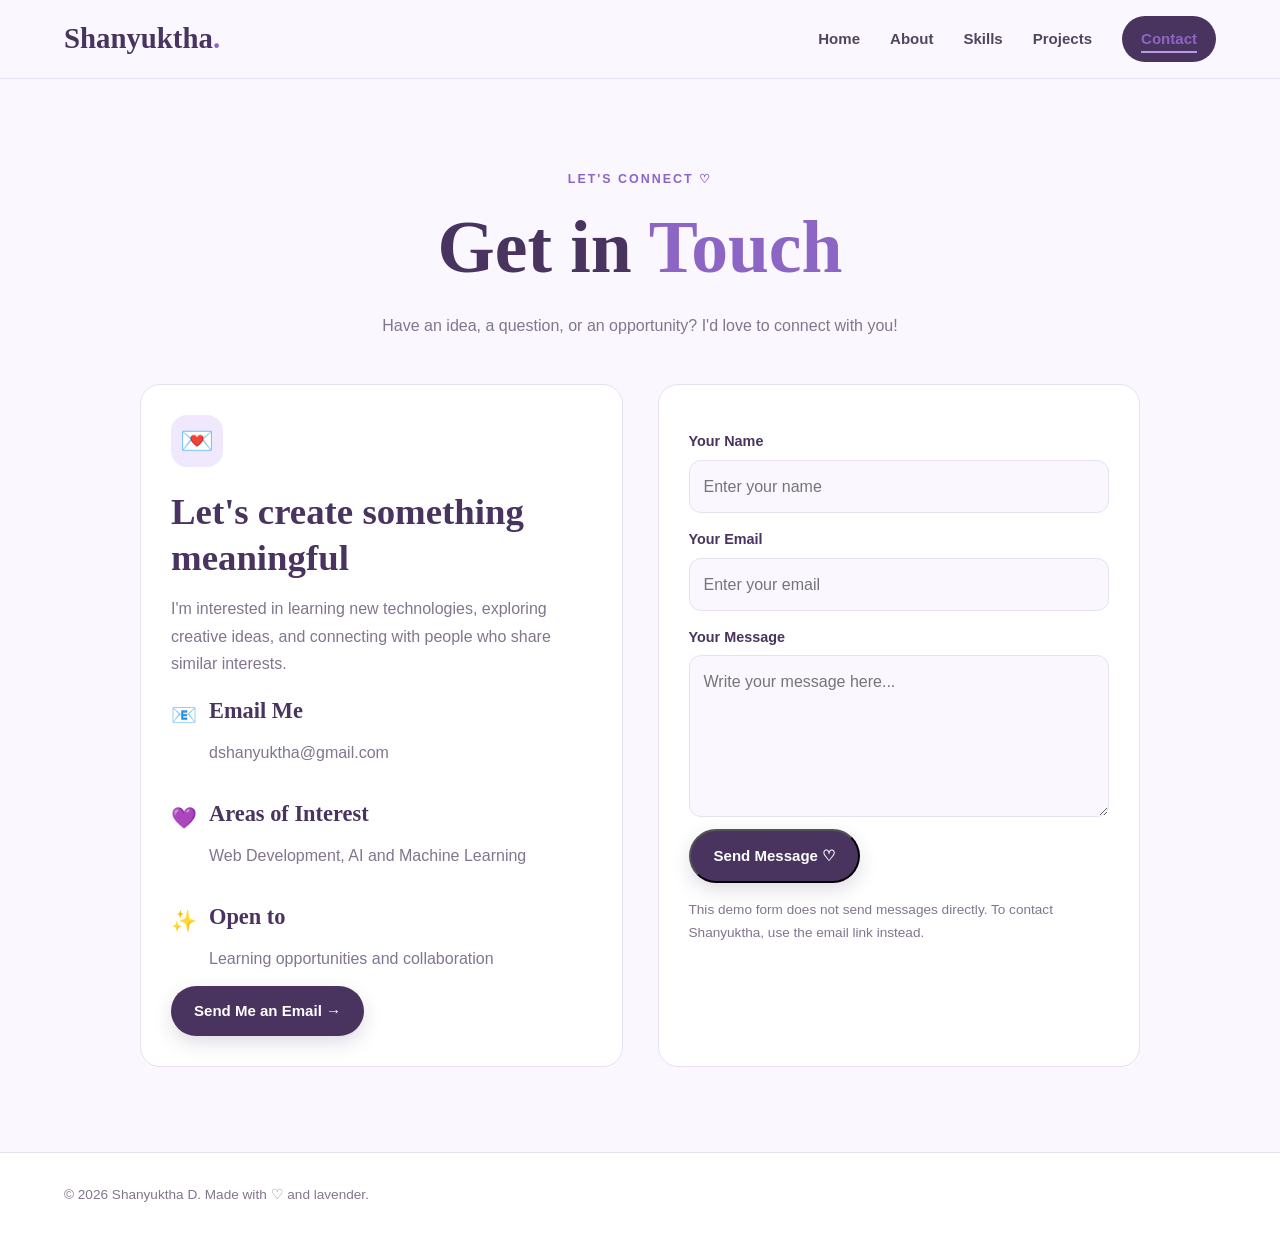
<file: contact.html>
<!DOCTYPE html>
<html lang="en">
<head>
    <meta charset="UTF-8">
    <meta name="viewport" content="width=device-width, initial-scale=1.0">

    <title>Contact | Shanyuktha D. Portfolio</title>

    <link rel="stylesheet" href="style.css">
    <script src="script.js" defer></script>
</head>

<body>

    <!-- Navigation -->
    <header class="site-header">
        <nav class="navbar">
            <a href="index.html" class="logo">
                Shanyuktha<span>.</span>
            </a>

            <button class="menu-toggle"
                    aria-label="Toggle navigation"
                    aria-expanded="false">
                ☰
            </button>

            <ul class="nav-links">
                <li><a href="index.html">Home</a></li>
                <li><a href="about.html">About</a></li>
                <li><a href="skills.html">Skills</a></li>
                <li><a href="projects.html">Projects</a></li>
                <li>
                    <a href="contact.html" class="active nav-contact">
                        Contact
                    </a>
                </li>
            </ul>
        </nav>
    </header>

    <!-- Main Contact Section -->
    <main>
        <section class="content-section contact-section">

            <div class="section-heading">
                <p class="eyebrow">LET'S CONNECT ♡</p>

                <h1 class="section-title">
                    Get in <span>Touch</span>
                </h1>

                <p>
                    Have an idea, a question, or an opportunity?
                    I'd love to connect with you!
                </p>
            </div>

            <div class="contact-layout">

                <!-- Contact Information -->
                <div class="contact-info">

                    <div class="feature-icon">💌</div>

                    <h2>Let's create something meaningful</h2>

                    <p>
                        I'm interested in learning new technologies,
                        exploring creative ideas, and connecting
                        with people who share similar interests.
                    </p>

                    <div class="contact-item">
                        <span>📧</span>

                        <div>
                            <h3>Email Me</h3>

                            <p>
                                <a href="mailto:dshanyuktha@gmail.com">
                                    dshanyuktha@gmail.com
                                </a>
                            </p>
                        </div>
                    </div>

                    <div class="contact-item">
                        <span>💜</span>

                        <div>
                            <h3>Areas of Interest</h3>

                            <p>
                                Web Development, AI and Machine Learning
                            </p>
                        </div>
                    </div>

                    <div class="contact-item">
                        <span>✨</span>

                        <div>
                            <h3>Open to</h3>

                            <p>
                                Learning opportunities and collaboration
                            </p>
                        </div>
                    </div>

                    <a href="mailto:dshanyuktha@gmail.com"
                       class="btn btn-primary">
                        Send Me an Email →
                    </a>

                </div>

                <!-- Contact Form -->
                <form class="contact-form" id="contact-form">

                    <label for="name">Your Name</label>

                    <input
                        type="text"
                        id="name"
                        name="name"
                        placeholder="Enter your name"
                        required
                    >

                    <label for="email">Your Email</label>

                    <input
                        type="email"
                        id="email"
                        name="email"
                        placeholder="Enter your email"
                        required
                    >

                    <label for="message">Your Message</label>

                    <textarea
                        id="message"
                        name="message"
                        rows="5"
                        placeholder="Write your message here..."
                        required
                    ></textarea>

                    <button type="submit" class="btn btn-primary">
                        Send Message ♡
                    </button>

                    <p id="form-message"
                       class="form-message"
                       role="status">
                    </p>

                    <p class="form-note">
                        This demo form does not send messages directly.
                        To contact Shanyuktha, use the email link instead.
                    </p>

                </form>

            </div>
        </section>
    </main>

    <!-- Footer -->
    <footer class="site-footer">
        <p>
            © <span id="year"></span> Shanyuktha D.
            Made with ♡ and lavender.
        </p>

        <button class="back-to-top" aria-label="Back to top">
            ↑
        </button>
    </footer>

</body>
</html>
</file>
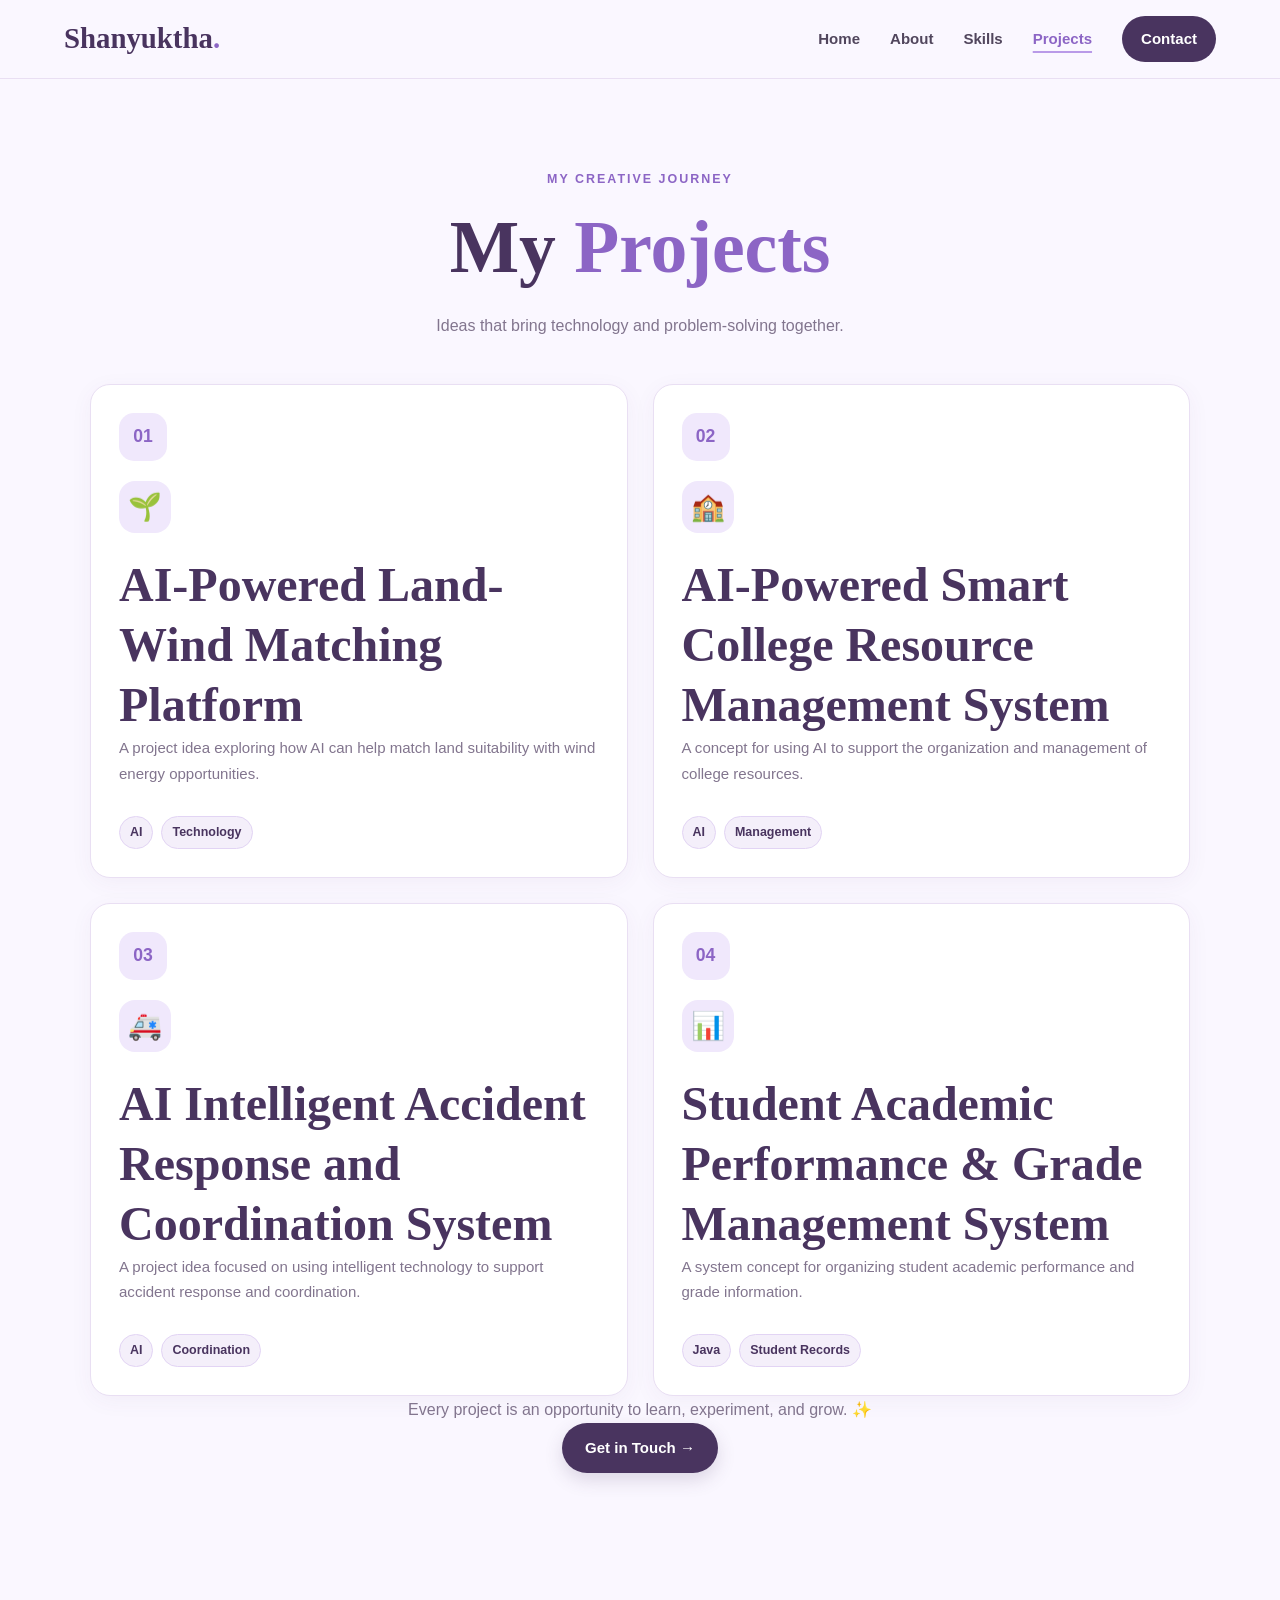
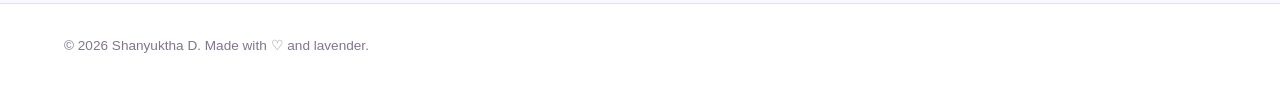
<file: projects.html>
<!DOCTYPE html>
<html lang="en">
<head>
    <meta charset="UTF-8">
    <meta name="viewport" content="width=device-width, initial-scale=1.0">

    <title>Projects | Shanyuktha D. Portfolio</title>

    <link rel="stylesheet" href="style.css">
    <script src="script.js" defer></script>
</head>

<body>

    <header class="site-header">
        <nav class="navbar">
            <a href="index.html" class="logo">Shanyuktha<span>.</span></a>

            <button class="menu-toggle"
                    aria-label="Toggle navigation"
                    aria-expanded="false">
                ☰
            </button>

            <ul class="nav-links">
                <li><a href="index.html">Home</a></li>
                <li><a href="about.html">About</a></li>
                <li><a href="skills.html">Skills</a></li>
                <li><a href="projects.html" class="active">Projects</a></li>
                <li><a href="contact.html" class="nav-contact">Contact</a></li>
            </ul>
        </nav>
    </header>

    <main>
        <section class="content-section projects-section">

            <div class="section-heading">
                <p class="eyebrow">MY CREATIVE JOURNEY</p>

                <h1 class="section-title">
                    My <span>Projects</span>
                </h1>

                <p>
                    Ideas that bring technology and problem-solving together.
                </p>
            </div>

            <div class="projects-grid">

                <article class="project-card">
                    <span class="project-number">01</span>
                    <div class="feature-icon">🌱</div>

                    <h2>AI-Powered Land-Wind Matching Platform</h2>

                    <p>
                        A project idea exploring how AI can help match
                        land suitability with wind energy opportunities.
                    </p>

                    <div class="project-tools">
                        <span class="skill-tag">AI</span>
                        <span class="skill-tag">Technology</span>
                    </div>
                </article>

                <article class="project-card">
                    <span class="project-number">02</span>
                    <div class="feature-icon">🏫</div>

                    <h2>AI-Powered Smart College Resource Management System</h2>

                    <p>
                        A concept for using AI to support the organization
                        and management of college resources.
                    </p>

                    <div class="project-tools">
                        <span class="skill-tag">AI</span>
                        <span class="skill-tag">Management</span>
                    </div>
                </article>

                <article class="project-card">
                    <span class="project-number">03</span>
                    <div class="feature-icon">🚑</div>

                    <h2>AI Intelligent Accident Response and Coordination System</h2>

                    <p>
                        A project idea focused on using intelligent
                        technology to support accident response
                        and coordination.
                    </p>

                    <div class="project-tools">
                        <span class="skill-tag">AI</span>
                        <span class="skill-tag">Coordination</span>
                    </div>
                </article>

                <article class="project-card">
                    <span class="project-number">04</span>
                    <div class="feature-icon">📊</div>

                    <h2>Student Academic Performance & Grade Management System</h2>

                    <p>
                        A system concept for organizing student academic
                        performance and grade information.
                    </p>

                    <div class="project-tools">
                        <span class="skill-tag">Java</span>
                        <span class="skill-tag">Student Records</span>
                    </div>
                </article>

            </div>

            <div class="section-heading">
                <p>
                    Every project is an opportunity to learn,
                    experiment, and grow. ✨
                </p>

                <a href="contact.html" class="btn btn-primary">
                    Get in Touch →
                </a>
            </div>

        </section>
    </main>

    <footer class="site-footer">
        <p>
            © <span id="year"></span> Shanyuktha D.
            Made with ♡ and lavender.
        </p>

        <button class="back-to-top" aria-label="Back to top">
            ↑
        </button>
    </footer>

</body>
</html>
</file>
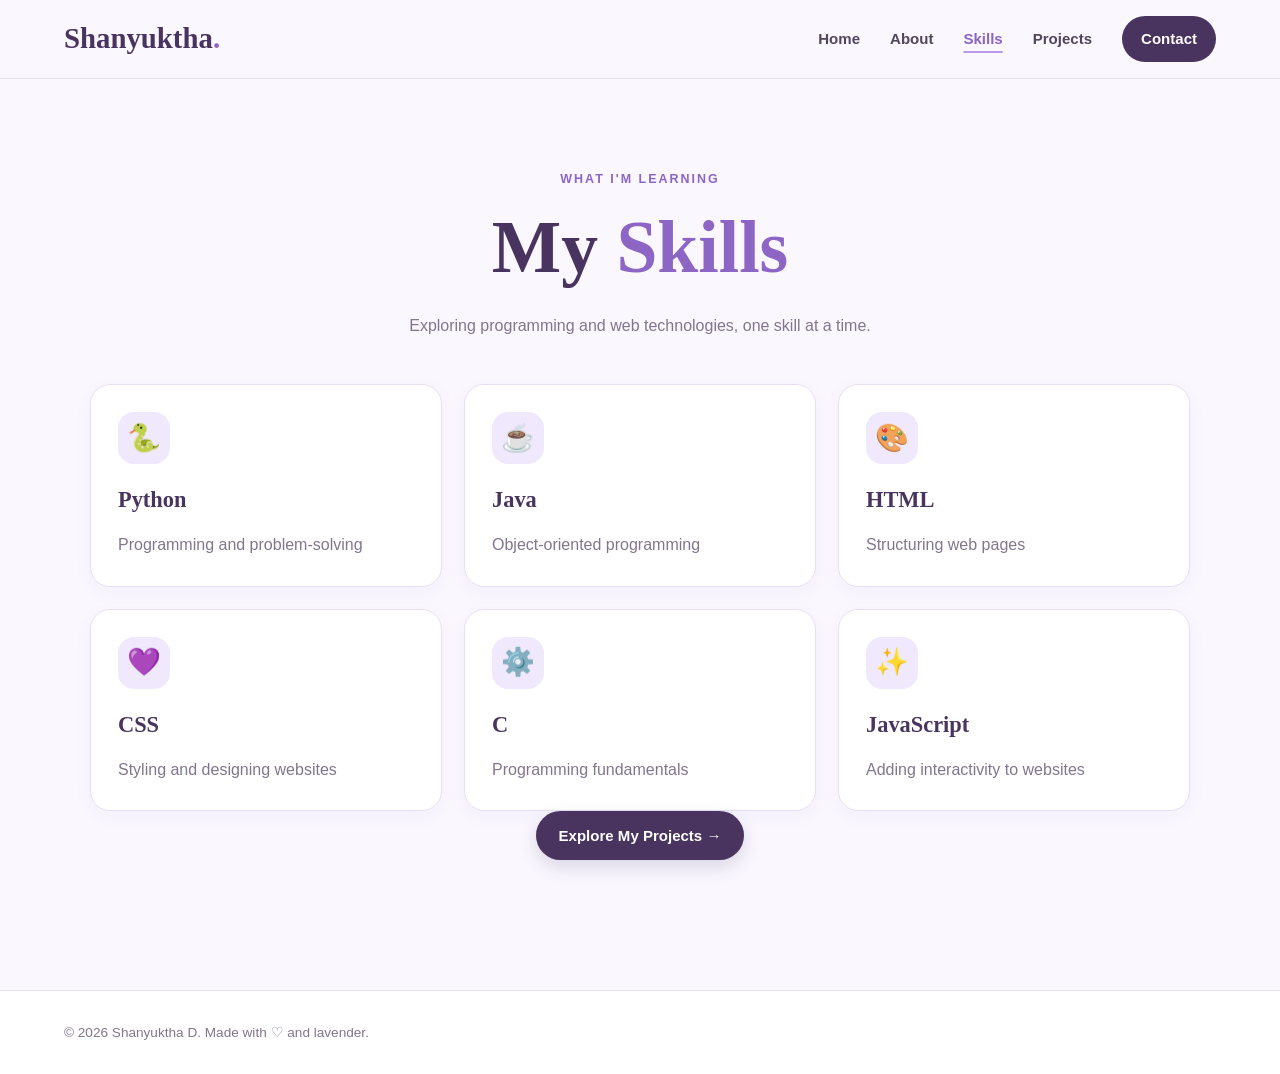
<file: skills.html>
<!DOCTYPE html>
<html lang="en">
<head>
    <meta charset="UTF-8">
    <meta name="viewport" content="width=device-width, initial-scale=1.0">

    <title>Skills | Shanyuktha D. Portfolio</title>

    <link rel="stylesheet" href="style.css">
    <script src="script.js" defer></script>
</head>

<body>

    <header class="site-header">
        <nav class="navbar">
            <a href="index.html" class="logo">Shanyuktha<span>.</span></a>

            <button class="menu-toggle"
                    aria-label="Toggle navigation"
                    aria-expanded="false">
                ☰
            </button>

            <ul class="nav-links">
                <li><a href="index.html">Home</a></li>
                <li><a href="about.html">About</a></li>
                <li><a href="skills.html" class="active">Skills</a></li>
                <li><a href="projects.html">Projects</a></li>
                <li><a href="contact.html" class="nav-contact">Contact</a></li>
            </ul>
        </nav>
    </header>

    <main>
        <section class="content-section skills-section">

            <div class="section-heading">
                <p class="eyebrow">WHAT I'M LEARNING</p>

                <h1 class="section-title">
                    My <span>Skills</span>
                </h1>

                <p>
                    Exploring programming and web technologies,
                    one skill at a time.
                </p>
            </div>

            <div class="skills-grid">

                <article class="skill-card">
                    <div class="feature-icon">🐍</div>
                    <h3>Python</h3>
                    <p>Programming and problem-solving</p>
                </article>

                <article class="skill-card">
                    <div class="feature-icon">☕</div>
                    <h3>Java</h3>
                    <p>Object-oriented programming</p>
                </article>

                <article class="skill-card">
                    <div class="feature-icon">🎨</div>
                    <h3>HTML</h3>
                    <p>Structuring web pages</p>
                </article>

                <article class="skill-card">
                    <div class="feature-icon">💜</div>
                    <h3>CSS</h3>
                    <p>Styling and designing websites</p>
                </article>

                <article class="skill-card">
                    <div class="feature-icon">⚙️</div>
                    <h3>C</h3>
                    <p>Programming fundamentals</p>
                </article>

                <article class="skill-card">
                    <div class="feature-icon">✨</div>
                    <h3>JavaScript</h3>
                    <p>Adding interactivity to websites</p>
                </article>

            </div>

            <div class="section-heading">
                <a href="projects.html" class="btn btn-primary">
                    Explore My Projects →
                </a>
            </div>

        </section>
    </main>

    <footer class="site-footer">
        <p>
            © <span id="year"></span> Shanyuktha D.
            Made with ♡ and lavender.
        </p>

        <button class="back-to-top" aria-label="Back to top">
            ↑
        </button>
    </footer>

</body>
</html>
</file>
<file: style.css>
/* ========================================
   SHANYUKTHA D. - LAVENDER PORTFOLIO
   Shared stylesheet for all pages
======================================== */

/* 1. COLOR THEME AND DEFAULTS */

:root {
    --lavender: #B99AE8;
    --purple: #8C65C5;
    --deep-purple: #49345F;
    --light-lavender: #F0E8FC;
    --pale-lavender: #FAF7FF;
    --white: #FFFFFF;
    --pink: #F5DFEE;
    --text: #51465D;
    --muted: #82758E;
    --border: #E9DFF3;
    --shadow: 0 12px 35px rgba(92, 62, 125, 0.10);
    --radius: 20px;
}

* {
    margin: 0;
    padding: 0;
    box-sizing: border-box;
}

html {
    scroll-behavior: smooth;
    scroll-padding-top: 90px;
}

body {
    font-family: "DM Sans", Arial, sans-serif;
    background: var(--pale-lavender);
    color: var(--text);
    line-height: 1.7;
    overflow-wrap: break-word;
    overflow-x: hidden;
}

a {
    color: inherit;
    text-decoration: none;
}

button,
input,
textarea,
select {
    font: inherit;
}

button,
a {
    -webkit-tap-highlight-color: transparent;
}

button {
    cursor: pointer;
}

img {
    display: block;
    max-width: 100%;
    height: auto;
}

ul {
    list-style: none;
}

h1,
h2,
h3,
.logo {
    font-family: "Playfair Display", Georgia, serif;
    color: var(--deep-purple);
    line-height: 1.25;
}

h1 {
    font-size: clamp(2.5rem, 6vw, 4.6rem);
}

h2 {
    font-size: clamp(2rem, 4vw, 3rem);
}

h3 {
    font-size: 1.4rem;
}

p {
    color: var(--muted);
}

::selection {
    background: var(--lavender);
    color: var(--deep-purple);
}

:focus-visible {
    outline: 3px solid var(--purple);
    outline-offset: 4px;
}

/* 2. HEADER AND NAVIGATION */

.site-header {
    position: sticky;
    top: 0;
    z-index: 1000;
    background: rgba(250, 247, 255, 0.95);
    backdrop-filter: blur(14px);
    border-bottom: 1px solid var(--border);
}

.navbar {
    width: min(1160px, 90%);
    min-height: 78px;
    margin: auto;
    display: flex;
    justify-content: space-between;
    align-items: center;
    gap: 24px;
}

.logo {
    font-size: 1.8rem;
    font-weight: 700;
    white-space: nowrap;
}

.logo span {
    color: var(--purple);
}

.nav-links {
    display: flex;
    align-items: center;
    gap: 30px;
}

.nav-links a {
    display: inline-block;
    color: var(--text);
    font-size: 0.94rem;
    font-weight: 600;
    transition: color 0.25s ease;
}

.nav-links a:hover,
.nav-links a.active {
    color: var(--purple);
}

.nav-links a.active {
    text-decoration: underline;
    text-decoration-color: var(--lavender);
    text-decoration-thickness: 2px;
    text-underline-offset: 7px;
}

.nav-links .nav-contact {
    background: var(--deep-purple);
    color: var(--white);
    padding: 10px 19px;
    border-radius: 30px;
}

.nav-links .nav-contact:hover {
    background: var(--purple);
    color: var(--white);
}

.menu-toggle {
    display: none;
    width: 44px;
    height: 44px;
    border: 1px solid var(--border);
    border-radius: 12px;
    background: var(--white);
    color: var(--deep-purple);
    font-size: 1.4rem;
}

/* 3. COMMON BUTTONS */

.btn {
    display: inline-flex;
    align-items: center;
    justify-content: center;
    gap: 8px;
    min-height: 48px;
    padding: 12px 23px;
    border-radius: 30px;
    font-size: 0.94rem;
    font-weight: 700;
    text-align: center;
    transition: transform 0.25s ease,
                background 0.25s ease,
                box-shadow 0.25s ease;
}

.btn:hover {
    transform: translateY(-3px);
}

.btn-primary {
    background: var(--deep-purple);
    color: var(--white);
    box-shadow: 0 7px 18px rgba(73, 52, 95, 0.17);
}

.btn-primary:hover {
    background: var(--purple);
}

.btn-secondary {
    border: 1px solid var(--lavender);
    background: var(--white);
    color: var(--deep-purple);
}

.btn-secondary:hover {
    background: var(--light-lavender);
}

/* 4. HOME HERO SECTION */

.hero {
    width: min(1160px, 90%);
    min-height: 630px;
    margin: auto;
    padding: 80px 0;
    display: grid;
    grid-template-columns: minmax(0, 1.05fr) minmax(0, 0.95fr);
    align-items: center;
    gap: 55px;
}

.hero-content {
    max-width: 590px;
    min-width: 0;
}

.eyebrow {
    display: inline-block;
    margin-bottom: 20px;
    color: var(--purple);
    font-size: 0.78rem;
    font-weight: 800;
    letter-spacing: 2px;
}

.hero h1 {
    margin-bottom: 23px;
}

.hero h1 span {
    color: var(--purple);
}

.hero-description {
    max-width: 500px;
    margin-bottom: 28px;
    font-size: 1.08rem;
}

.hero-buttons {
    display: flex;
    flex-wrap: wrap;
    gap: 13px;
}

.hero-note {
    display: flex;
    align-items: center;
    gap: 12px;
    margin-top: 34px;
}

.hero-note p {
    font-size: 0.9rem;
}

.sparkle {
    color: var(--purple);
    font-size: 1.5rem;
}

/* 5. DECORATIVE CSS ILLUSTRATION */

.hero-art {
    position: relative;
    display: grid;
    place-items: center;
    min-height: 410px;
    min-width: 0;
}

.art-card {
    position: relative;
    z-index: 2;
    width: min(100%, 410px);
    padding: 20px;
    border: 1px solid rgba(255, 255, 255, 0.8);
    border-radius: 26px;
    background: rgba(255, 255, 255, 0.85);
    box-shadow: var(--shadow);
    transform: rotate(2deg);
}

.art-top,
.art-bottom {
    display: flex;
    justify-content: space-between;
    align-items: center;
    gap: 10px;
    color: var(--deep-purple);
    font-size: 0.7rem;
    font-weight: 800;
    letter-spacing: 1px;
}

.art-top span:last-child,
.art-bottom span:last-child {
    color: var(--purple);
    font-size: 1.2rem;
}

.art-illustration {
    position: relative;
    display: flex;
    align-items: center;
    justify-content: center;
    min-height: 285px;
    margin: 15px 0;
    overflow: hidden;
    border-radius: 19px;
    background: linear-gradient(145deg, #E8DAFC, #F9E5F0);
}

.art-sun {
    position: absolute;
    top: 30px;
    right: 45px;
    width: 100px;
    height: 100px;
    border-radius: 50%;
    background: #D2B8F4;
}

.art-star,
.art-flower {
    position: absolute;
    z-index: 2;
    color: var(--deep-purple);
}

.star-one {
    top: 38px;
    left: 45px;
    font-size: 2rem;
}

.star-two {
    top: 105px;
    right: 35px;
    font-size: 1.7rem;
}

.flower-one {
    bottom: 55px;
    left: 30px;
    color: #9B75CC;
    font-size: 2.3rem;
}

.flower-two {
    top: 35px;
    left: 135px;
    color: #C28FC8;
    font-size: 1.5rem;
}

.art-laptop {
    position: relative;
    z-index: 3;
    width: 190px;
    margin-top: 30px;
}

.laptop-screen {
    display: grid;
    place-items: center;
    height: 130px;
    border: 8px solid var(--deep-purple);
    border-radius: 12px 12px 5px 5px;
    background: #FFF9FF;
}

.laptop-screen span {
    color: var(--purple);
    font-size: 2.5rem;
    font-weight: 800;
}

.laptop-base {
    height: 10px;
    margin: 0 -13px;
    border-radius: 0 0 12px 12px;
    background: var(--deep-purple);
}

.art-book {
    position: absolute;
    z-index: 2;
    bottom: 42px;
    width: 60px;
    height: 18px;
    border-radius: 4px;
    background: #B99AE8;
}

.book-one {
    left: 72px;
    transform: rotate(-12deg);
}

.book-two {
    right: 65px;
    background: #E9AFCB;
    transform: rotate(12deg);
}

.art-caption {
    position: absolute;
    bottom: 12px;
    color: var(--deep-purple);
    font-size: 0.76rem;
    font-weight: 700;
}

.art-orbit {
    position: absolute;
    border: 1px dashed #C9B0EB;
    border-radius: 50%;
}

.orbit-one {
    width: 430px;
    height: 330px;
    transform: rotate(-25deg);
}

.orbit-two {
    width: 390px;
    height: 390px;
    transform: rotate(35deg);
}

.floating-note {
    position: absolute;
    z-index: 4;
    padding: 11px 16px;
    border: 1px solid var(--border);
    border-radius: 30px;
    background: var(--white);
    box-shadow: var(--shadow);
    color: var(--deep-purple);
    font-size: 0.8rem;
    font-weight: 700;
}

.floating-note span {
    margin-right: 5px;
    color: var(--purple);
}

.note-one {
    top: 48px;
    left: -5px;
}

.note-two {
    right: -5px;
    bottom: 42px;
}

/* 6. COMMON SECTION STYLING */

.welcome-section,
.content-section,
.skills-section,
.projects-section,
.contact-section,
.about-section {
    padding: 85px 5%;
}

.welcome-section {
    background: var(--white);
}

.section-heading {
    width: 100%;
    max-width: 680px;
    margin: 0 auto 45px;
    text-align: center;
}

.section-heading .eyebrow {
    margin-bottom: 12px;
}

.section-heading h2 {
    margin-bottom: 15px;
}

.section-heading p {
    max-width: 570px;
    margin: auto;
}

.section-title {
    margin-bottom: 18px;
}

.section-title span {
    color: var(--purple);
}

/* 7. HOME FEATURE CARDS */

.feature-grid {
    display: grid;
    grid-template-columns: repeat(3, minmax(0, 1fr));
    gap: 23px;
    width: min(1100px, 100%);
    margin: auto;
}

.feature-card {
    min-width: 0;
    padding: 30px;
    border: 1px solid var(--border);
    border-radius: var(--radius);
    background: var(--pale-lavender);
    transition: transform 0.25s ease, box-shadow 0.25s ease;
}

.feature-card:hover {
    transform: translateY(-6px);
    box-shadow: var(--shadow);
}

.feature-icon {
    display: grid;
    place-items: center;
    width: 52px;
    height: 52px;
    margin-bottom: 22px;
    border-radius: 16px;
    background: var(--light-lavender);
    color: var(--purple);
    font-size: 1.7rem;
}

.feature-card h3 {
    margin-bottom: 10px;
}

.feature-card p {
    margin-bottom: 20px;
    font-size: 0.94rem;
}

.feature-card a {
    color: var(--purple);
    font-size: 0.9rem;
    font-weight: 800;
}

.feature-card a:hover {
    color: var(--deep-purple);
}

/* 8. ABOUT PAGE - LAYOUT FIX */

.about-section {
    width: 100%;
    overflow: hidden;
}

.about-layout {
    display: grid;
    grid-template-columns: minmax(0, 0.85fr) minmax(0, 1.15fr);
    align-items: center;
    gap: clamp(25px, 4vw, 50px);
    width: min(1050px, 100%);
    margin: 0 auto;
}

.about-layout > * {
    min-width: 0;
    max-width: 100%;
}

.about-art {
    display: grid;
    place-items: center;
    width: 100%;
    min-width: 0;
    min-height: 350px;
    padding: 25px;
    overflow: hidden;
    border-radius: 28px;
    background: linear-gradient(145deg, #E9DDFB, #F9E4F0);
    color: var(--deep-purple);
}

/* Decorative S illustration */

.about-art-circle {
    position: relative;
    display: flex;
    flex-direction: column;
    justify-content: center;
    align-items: flex-start;
    width: 100%;
    max-width: 350px;
    min-height: 300px;
    padding: 30px;
    overflow: hidden;
    border: 1px solid rgba(255, 255, 255, 0.8);
    border-radius: 24px;
    background: rgba(255, 255, 255, 0.55);
}

.about-art-star {
    position: absolute;
    top: 15px;
    left: 22px;
    color: var(--purple);
    font-size: 2.5rem;
}

.about-art-heart {
    position: absolute;
    top: 18px;
    right: 22px;
    color: var(--deep-purple);
    font-size: 2.5rem;
}

.about-art-letter {
    margin-top: 30px;
    color: var(--deep-purple);
    font-family: "Playfair Display", Georgia, serif;
    font-size: clamp(4rem, 7vw, 6rem);
    line-height: 1;
}

.about-art-circle p {
    margin-top: 22px;
    color: #75618D;
    font-size: clamp(1.1rem, 2vw, 1.6rem);
    font-weight: 600;
    line-height: 1.5;
    overflow-wrap: anywhere;
}

.about-content {
    width: 100%;
    min-width: 0;
}

.about-content .eyebrow {
    margin-bottom: 12px;
}

.about-content h2 {
    margin-bottom: 20px;
    font-size: clamp(2rem, 3.4vw, 3rem);
    overflow-wrap: break-word;
}

.about-content p {
    margin-bottom: 16px;
    overflow-wrap: break-word;
}

.about-content .btn {
    margin-top: 8px;
    max-width: 100%;
    white-space: normal;
}

/* Older hobby-card layout */

.hobby-grid {
    display: grid;
    grid-template-columns: repeat(3, minmax(0, 1fr));
    gap: 15px;
    margin-top: 25px;
}

.hobby-card {
    padding: 18px 10px;
    border: 1px solid var(--border);
    border-radius: 16px;
    background: var(--white);
    text-align: center;
}

.hobby-card span {
    display: block;
    margin-bottom: 7px;
    color: var(--purple);
    font-size: 1.8rem;
}

.hobby-card h3 {
    font-family: "DM Sans", Arial, sans-serif;
    font-size: 0.95rem;
}

/* 9. SKILLS PAGE */

.skills-grid {
    display: grid;
    grid-template-columns: repeat(3, minmax(0, 1fr));
    gap: 22px;
    width: min(1100px, 100%);
    margin: auto;
}

.skill-card {
    min-width: 0;
    padding: 27px;
    border: 1px solid var(--border);
    border-radius: var(--radius);
    background: var(--white);
    box-shadow: 0 5px 20px rgba(92, 62, 125, 0.04);
}

.skill-card h3 {
    margin-bottom: 17px;
}

.skill-tags {
    display: flex;
    flex-wrap: wrap;
    gap: 10px;
}

.skill-tag {
    padding: 8px 13px;
    border: 1px solid #E2D4F4;
    border-radius: 25px;
    background: var(--light-lavender);
    color: var(--deep-purple);
    font-size: 0.87rem;
    font-weight: 700;
}

/* 10. PROJECTS PAGE */

.projects-section {
    background: var(--pale-lavender);
}

.project-filters {
    display: flex;
    justify-content: center;
    flex-wrap: wrap;
    gap: 12px;
    margin: 0 auto 35px;
}

.filter-btn {
    padding: 10px 20px;
    border: 1px solid var(--border);
    border-radius: 30px;
    background: var(--white);
    color: var(--deep-purple);
    font-weight: 700;
    transition: background 0.2s ease, color 0.2s ease;
}

.filter-btn:hover,
.filter-btn.active {
    border-color: var(--deep-purple);
    background: var(--deep-purple);
    color: var(--white);
}

.projects-grid {
    display: grid;
    grid-template-columns: repeat(2, minmax(0, 1fr));
    gap: 25px;
    width: min(1100px, 100%);
    margin: auto;
}

.project-card {
    display: flex;
    flex-direction: column;
    align-items: flex-start;
    min-width: 0;
    padding: 28px;
    border: 1px solid var(--border);
    border-radius: var(--radius);
    background: var(--white);
    box-shadow: 0 5px 22px rgba(92, 62, 125, 0.05);
    transition: transform 0.25s ease, box-shadow 0.25s ease;
}

.project-card:hover {
    transform: translateY(-5px);
    box-shadow: var(--shadow);
}

.project-number {
    display: grid;
    place-items: center;
    width: 48px;
    height: 48px;
    margin-bottom: 20px;
    border-radius: 15px;
    background: var(--light-lavender);
    color: var(--purple);
    font-size: 1.1rem;
    font-weight: 800;
}

.project-card h3 {
    margin-bottom: 12px;
    overflow-wrap: anywhere;
}

.project-card p {
    margin-bottom: 17px;
    font-size: 0.94rem;
}

.project-tools {
    display: flex;
    flex-wrap: wrap;
    gap: 8px;
    margin-top: auto;
    padding-top: 12px;
}

.project-tools span {
    padding: 5px 10px;
    border-radius: 20px;
    background: #F4EFFA;
    color: var(--deep-purple);
    font-size: 0.78rem;
    font-weight: 700;
}

.project-link {
    display: inline-block;
    margin-top: 18px;
    color: var(--purple);
    font-weight: 800;
}

.project-link:hover {
    color: var(--deep-purple);
}

.project-card[hidden] {
    display: none;
}

/* 11. CONTACT PAGE */

.contact-layout {
    display: grid;
    grid-template-columns: minmax(0, 1fr) minmax(0, 1fr);
    gap: 35px;
    width: min(1000px, 100%);
    margin: auto;
}

.contact-info,
.contact-form {
    min-width: 0;
    padding: 30px;
    border: 1px solid var(--border);
    border-radius: var(--radius);
    background: var(--white);
}

.contact-info h2 {
    font-size: clamp(1.7rem, 3vw, 2.3rem);
}

.contact-info p {
    margin: 14px 0;
    overflow-wrap: anywhere;
}

.contact-item {
    display: flex;
    align-items: flex-start;
    gap: 12px;
    margin-top: 20px;
}

.contact-item span {
    color: var(--purple);
    font-size: 1.3rem;
}

.contact-form label {
    display: block;
    margin: 14px 0 6px;
    color: var(--deep-purple);
    font-size: 0.9rem;
    font-weight: 700;
}

.contact-form input,
.contact-form textarea {
    display: block;
    width: 100%;
    min-width: 0;
    padding: 12px 14px;
    border: 1px solid var(--border);
    border-radius: 12px;
    background: var(--pale-lavender);
    color: var(--text);
}

.contact-form textarea {
    min-height: 130px;
    resize: vertical;
}

.contact-form input:focus,
.contact-form textarea:focus {
    border-color: var(--purple);
    outline: 2px solid rgba(140, 101, 197, 0.15);
}

.contact-form .btn {
    margin-top: 12px;
    max-width: 100%;
    white-space: normal;
}

.form-message {
    margin-top: 15px;
    color: var(--deep-purple);
    font-size: 0.9rem;
}

.form-note {
    font-size: 0.85rem;
}

/* 12. FOOTER */

.site-footer {
    display: flex;
    align-items: center;
    justify-content: space-between;
    flex-wrap: wrap;
    gap: 15px;
    padding: 30px 5%;
    border-top: 1px solid var(--border);
    background: var(--white);
}

.site-footer .logo {
    font-size: 1.45rem;
}

.site-footer p {
    font-size: 0.85rem;
}

/* 13. BACK TO TOP BUTTON */

.back-to-top {
    position: fixed;
    right: 22px;
    bottom: 22px;
    z-index: 900;
    display: none;
    place-items: center;
    width: 46px;
    height: 46px;
    border: none;
    border-radius: 50%;
    background: var(--deep-purple);
    color: var(--white);
    font-size: 1.5rem;
    box-shadow: var(--shadow);
}

.back-to-top.visible {
    display: grid;
}

.back-to-top:hover {
    background: var(--purple);
}

/* 14. RESPONSIVE DESIGN: TABLETS */

@media (max-width: 900px) {
    .navbar {
        width: 90%;
    }

    .nav-links {
        gap: 17px;
    }

    .hero {
        gap: 25px;
        padding: 65px 0;
    }

    .hero-art {
        min-height: 350px;
    }

    .art-card {
        width: 100%;
    }

    .orbit-one,
    .orbit-two {
        width: 320px;
        height: 320px;
    }

    .floating-note {
        font-size: 0.72rem;
    }

    .feature-grid,
    .skills-grid {
        grid-template-columns: repeat(2, minmax(0, 1fr));
    }

    .about-layout {
        gap: 30px;
    }

    .about-art {
        min-height: 320px;
        padding: 18px;
    }

    .about-art-circle {
        min-height: 270px;
        padding: 22px;
    }
}

/* 15. RESPONSIVE DESIGN: MOBILE */

@media (max-width: 650px) {
    .navbar {
        min-height: 70px;
    }

    .logo {
        font-size: 1.5rem;
    }

    .menu-toggle {
        display: block;
    }

    .nav-links {
        position: absolute;
        top: 70px;
        left: 0;
        right: 0;
        display: none;
        flex-direction: column;
        align-items: stretch;
        gap: 0;
        padding: 12px 5% 20px;
        border-bottom: 1px solid var(--border);
        background: var(--pale-lavender);
        box-shadow: var(--shadow);
    }

    .nav-links.open {
        display: flex;
    }

    .nav-links li a {
        display: block;
        padding: 12px 10px;
    }

    .nav-links .nav-contact {
        margin-top: 8px;
        text-align: center;
    }

    .hero {
        grid-template-columns: minmax(0, 1fr);
        gap: 35px;
        padding: 55px 0 65px;
    }

    .hero-content {
        text-align: center;
    }

    .hero-description {
        margin-right: auto;
        margin-left: auto;
    }

    .hero-buttons,
    .hero-note {
        justify-content: center;
    }

    .hero-note {
        flex-wrap: wrap;
    }

    .hero-art {
        width: 100%;
        min-height: 350px;
        padding: 0 8px;
    }

    .art-card {
        width: min(100%, 360px);
        padding: 15px;
    }

    .art-illustration {
        min-height: 250px;
    }

    .art-orbit {
        max-width: 100%;
    }

    .note-one {
        top: 12px;
        left: 0;
    }

    .note-two {
        right: 0;
        bottom: 10px;
    }

    .welcome-section,
    .content-section,
    .skills-section,
    .projects-section,
    .contact-section,
    .about-section {
        padding: 60px 5%;
    }

    .feature-grid,
    .skills-grid,
    .projects-grid,
    .contact-layout,
    .about-layout {
        grid-template-columns: minmax(0, 1fr);
    }

    .feature-card,
    .skill-card,
    .project-card {
        padding: 24px;
    }

    .about-layout {
        gap: 28px;
    }

    .about-art {
        min-height: 270px;
        padding: 20px;
    }

    .about-art-circle {
        min-height: 230px;
        max-width: 330px;
    }

    .about-art-letter {
        font-size: 4rem;
    }

    .about-art-circle p {
        font-size: 1.15rem;
    }

    .about-content h2 {
        font-size: clamp(1.8rem, 7vw, 2.5rem);
    }

    .hobby-grid {
        gap: 10px;
    }

    .hobby-card {
        padding: 15px 7px;
    }

    .hobby-card h3 {
        font-size: 0.83rem;
    }

    .contact-info,
    .contact-form {
        padding: 22px;
    }

    .site-footer {
        flex-direction: column;
        text-align: center;
    }
}

/* 16. HOME PAGE CUSTOM LAYOUT */

.home-hero {
    min-height: 82vh;
    padding: 45px 7%;
    display: flex;
    align-items: center;
    justify-content: space-between;
    gap: 35px;
    background: linear-gradient(135deg, #FBF8FF, #EEE4FF);
    overflow: hidden;
}

.home-hero .hero-content {
    flex: 1;
    min-width: 0;
    max-width: 520px;
}

.hero-greeting {
    color: #8B5BC0;
    font-size: 1.2rem;
    font-weight: 600;
    margin-bottom: 14px;
}

.home-hero h1 {
    color: #38265D;
    font-size: clamp(2.5rem, 5vw, 4.5rem);
    line-height: 1.12;
    margin-bottom: 22px;
}

.home-hero h1 span {
    color: #9060C8;
}

.home-hero .hero-description {
    color: #5E5272;
    font-size: 1.12rem;
    line-height: 1.9;
    margin-bottom: 12px;
}

.hero-subtext {
    color: #806B9A;
    margin-bottom: 28px;
    line-height: 1.7;
}

.home-hero .hero-art {
    flex: 1.15;
    min-width: 0;
    display: flex;
    justify-content: center;
    align-items: center;
}

.hero-girl {
    display: block;
    width: 100%;
    max-width: 680px;
    height: auto;
    object-fit: contain;
    border-radius: 22px;
}

/* 17. HOBBY IMAGE CARDS */

.hobby-images-grid {
    align-items: stretch;
}

.hobby-image-card {
    min-width: 0;
    overflow: hidden;
    padding: 0 0 24px;
    text-align: center;
    border-radius: 22px;
}

.hobby-image-card .hobby-image {
    display: block;
    width: 100%;
    height: 220px;
    object-fit: cover;
    margin-bottom: 20px;
}

.hobby-image-card h3 {
    color: #5C3B85;
    margin: 0 16px 10px;
}

.hobby-image-card p {
    color: #756784;
    line-height: 1.7;
    margin: 0 18px;
}

.hobby-image-card:hover {
    transform: translateY(-5px);
    transition: transform 0.25s ease;
}

/* 18. HOME PAGE MOBILE LAYOUT */

@media (max-width: 768px) {
    .home-hero {
        flex-direction: column;
        text-align: center;
        padding: 55px 6% 30px;
        gap: 28px;
    }

    .home-hero .hero-content {
        width: 100%;
    }

    .home-hero .hero-art {
        width: 100%;
    }

    .hero-girl {
        max-width: 520px;
    }
}

/* 19. SMALL MOBILE SCREENS */

@media (max-width: 600px) {
    .hobby-image-card .hobby-image {
        height: 200px;
    }

    .feature-grid,
    .skills-grid {
        grid-template-columns: minmax(0, 1fr);
    }
}

/* 20. REDUCED MOTION ACCESSIBILITY */

@media (prefers-reduced-motion: reduce) {
    html {
        scroll-behavior: auto;
    }

    *,
    *::before,
    *::after {
        animation-duration: 0.01ms !important;
        animation-iteration-count: 1 !important;
        transition-duration: 0.01ms !important;
    }
}


/* Fix the name wrapping on the home page */
.home-hero .home-title {
    font-size: clamp(2.2rem, 4vw, 3.6rem);
    line-height: 1.15;
    overflow-wrap: normal;
    word-break: normal;
}

.home-hero .home-title span {
    display: block;
    white-space: nowrap;
}

@media (max-width: 420px) {
    .home-hero .home-title span {
        white-space: normal;
    }
}
</file>
